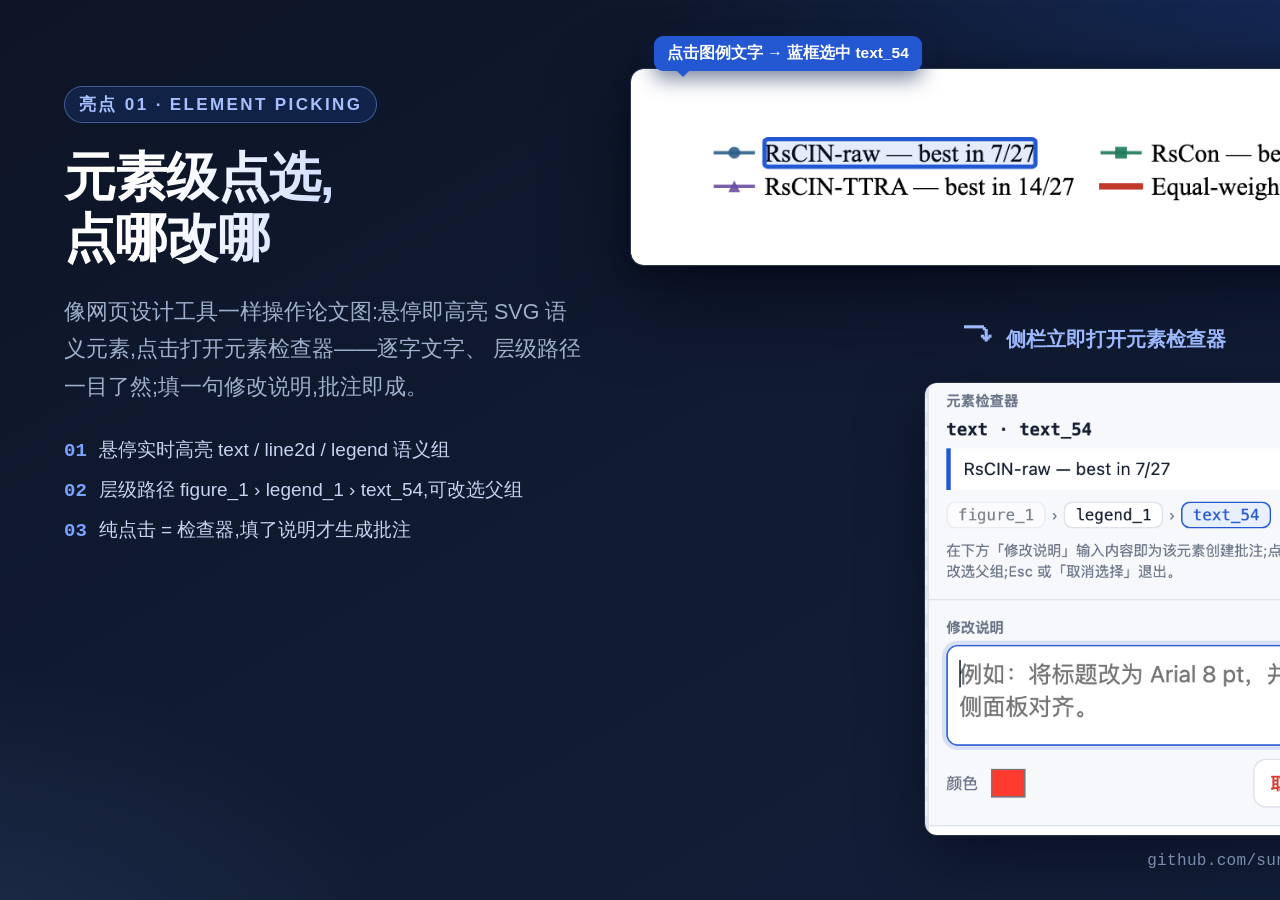
<file: promo/cards_src/card_element.html>
<!doctype html>
<html lang="zh-CN">
<head>
<meta charset="utf-8" />
<link rel="stylesheet" href="base.css" />
<style>
  .layout { display: grid; grid-template-columns: 520px 1fr; gap: 40px; height: 100%; padding: 60px 64px 56px; }
  .copy { display: flex; flex-direction: column; gap: 24px; padding-top: 26px; }
  h1.title { font-size: 52px; line-height: 1.18; }
  .desc { font-size: 21.5px; line-height: 1.75; }
  .points { display: flex; flex-direction: column; gap: 14px; margin-top: 6px; }
  .point { display: flex; gap: 12px; align-items: baseline; font-size: 19px; color: #c6d4f2; }
  .point .no { color: #7ba2ff; font-weight: 800; font-family: ui-monospace, Menlo, monospace; }
  .stagearea { position: relative; }
  .legend-shot { position: absolute; left: 6px; top: 8px; }
  .legend-shot .crop { width: 884px; height: 196px; border-radius: 12px; }
  .legend-shot .crop img { width: 2720px; left: -280px; top: -1360px; }
  .click-hint {
    position: absolute;
    left: 340px;
    top: 262px;
    display: flex;
    align-items: center;
    gap: 12px;
    color: #9db9ff;
    font-size: 20px;
    font-weight: 700;
  }
  .click-hint .arrow { font-size: 30px; }
  .inspector-shot { position: absolute; left: 300px; top: 322px; }
  .inspector-shot .crop { width: 438px; height: 452px; border-radius: 12px; }
  .inspector-shot .crop img { width: 2304px; left: -1855px; top: -898px; }
</style>
</head>
<body>
  <div class="layout">
    <div class="copy">
      <span class="eyebrow" style="align-self:flex-start;">亮点 01 · ELEMENT PICKING</span>
      <h1 class="title">元素级点选,<br />点哪改哪</h1>
      <div class="desc muted">
        像网页设计工具一样操作论文图:悬停即高亮
        SVG 语义元素,点击打开元素检查器——逐字文字、
        层级路径一目了然;填一句修改说明,批注即成。
      </div>
      <div class="points">
        <div class="point"><span class="no">01</span>悬停实时高亮 text / line2d / legend 语义组</div>
        <div class="point"><span class="no">02</span>层级路径 figure_1 › legend_1 › text_54,可改选父组</div>
        <div class="point"><span class="no">03</span>纯点击 = 检查器,填了说明才生成批注</div>
      </div>
    </div>
    <div class="stagearea">
      <div class="legend-shot browser">
        <div class="crop"><img src="../shots/picked_fig11.png" alt="" /></div>
      </div>
      <span class="callout point-down" style="left: 30px; top: -24px;">点击图例文字 → 蓝框选中 text_54</span>
      <div class="click-hint"><span class="arrow">⤵</span>侧栏立即打开元素检查器</div>
      <div class="inspector-shot panel">
        <div class="crop"><img src="../shots/picked_fig11.png" alt="" /></div>
      </div>
      <span class="callout point-up" style="left: 762px; top: 400px;">元素文字逐字回传</span>
      <span class="callout point-up" style="left: 762px; top: 478px;">层级路径可点选父组</span>
    </div>
  </div>
  <div class="footer-url">github.com/sunjianbo-123/svg-annotate-mcp</div>
</body>
</html>
</file>
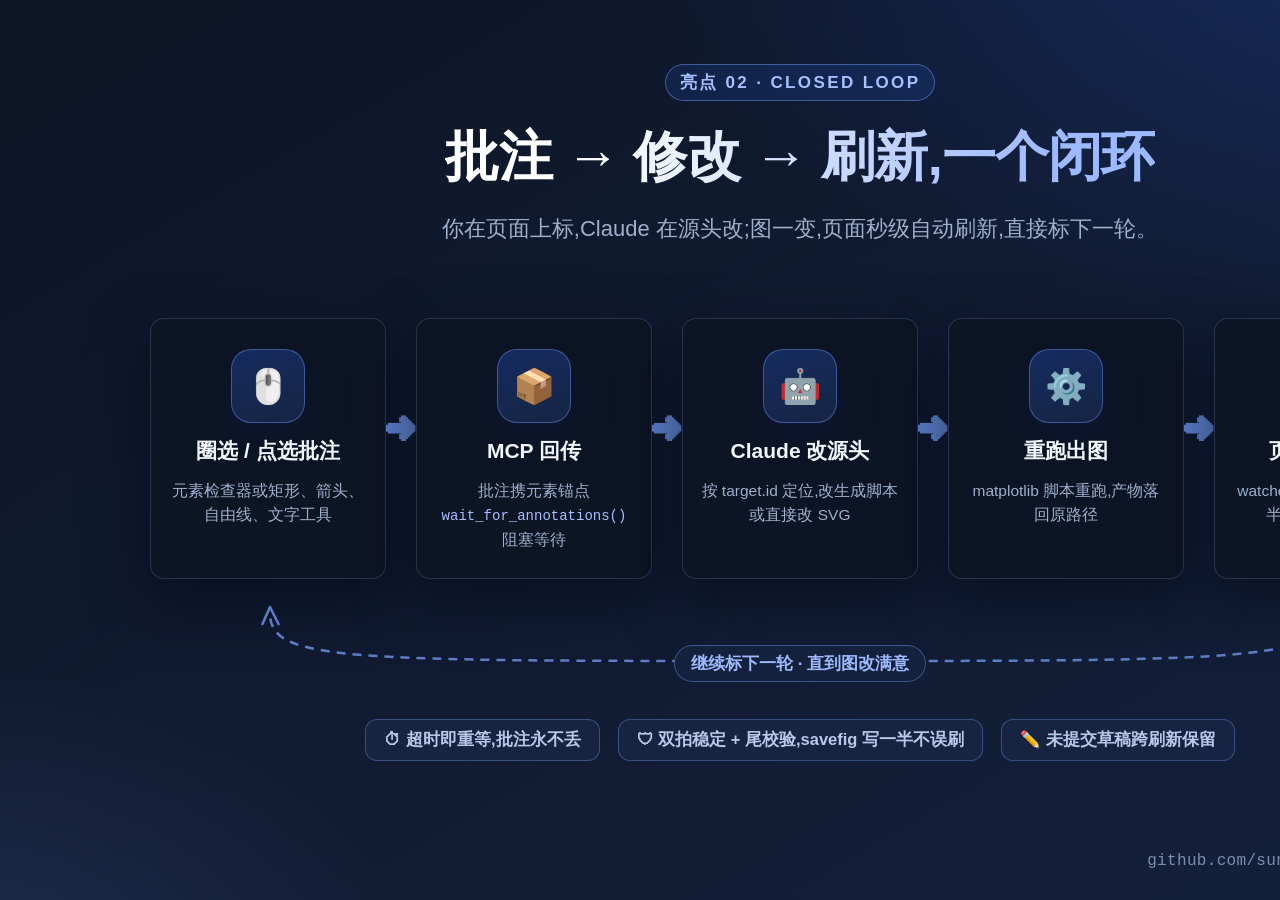
<file: promo/cards_src/card_loop.html>
<!doctype html>
<html lang="zh-CN">
<head>
<meta charset="utf-8" />
<link rel="stylesheet" href="base.css" />
<style>
  .wrap { display: flex; flex-direction: column; height: 100%; padding: 64px 80px 56px; }
  .head { display: flex; flex-direction: column; gap: 20px; align-items: center; text-align: center; }
  h1.title { font-size: 54px; }
  .desc { font-size: 22px; }
  .flow {
    display: flex;
    align-items: stretch;
    justify-content: center;
    gap: 0;
    margin-top: 74px;
  }
  .node {
    display: flex;
    flex-direction: column;
    align-items: center;
    gap: 14px;
    width: 236px;
    padding: 30px 18px 26px;
    text-align: center;
  }
  .node .ico {
    display: grid;
    place-items: center;
    width: 74px;
    height: 74px;
    border: 1px solid rgba(123, 162, 255, 0.4);
    border-radius: 20px;
    background: linear-gradient(160deg, rgba(36, 88, 211, 0.35), rgba(24, 39, 71, 0.9));
    font-size: 34px;
    box-shadow: 0 14px 34px rgba(10, 24, 60, 0.5);
  }
  .node .t { font-size: 21px; font-weight: 750; }
  .node .s { color: #9fb0cc; font-size: 15.5px; line-height: 1.55; }
  .node .s code { color: #a8c0ff; font-size: 14px; }
  .step-arrow {
    align-self: center;
    margin-top: -34px;
    color: #5c7ec9;
    font-size: 30px;
    font-weight: 700;
  }
  .loopline { position: relative; margin: 20px 90px 0; height: 86px; }
  .loopline svg { position: absolute; inset: 0; width: 100%; height: 100%; }
  .loopline .lbl {
    position: absolute;
    left: 50%;
    top: 46px;
    transform: translateX(-50%);
    padding: 6px 16px;
    border: 1px solid rgba(123, 162, 255, 0.4);
    border-radius: 999px;
    background: #14213c;
    color: #9db9ff;
    font-size: 17px;
    font-weight: 700;
  }
  .foot { display: flex; justify-content: center; gap: 18px; margin-top: 34px; }
  .foot .chip { font-size: 16.5px; color: #b9c8e8; }
</style>
</head>
<body>
  <div class="wrap">
    <div class="head">
      <span class="eyebrow">亮点 02 · CLOSED LOOP</span>
      <h1 class="title">批注 → 修改 → 刷新,一个闭环</h1>
      <div class="desc muted">你在页面上标,Claude 在源头改;图一变,页面秒级自动刷新,直接标下一轮。</div>
    </div>
    <div class="flow">
      <div class="node panel">
        <span class="ico">🖱️</span>
        <span class="t">圈选 / 点选批注</span>
        <span class="s">元素检查器或矩形、箭头、自由线、文字工具</span>
      </div>
      <span class="step-arrow">➜</span>
      <div class="node panel">
        <span class="ico">📦</span>
        <span class="t">MCP 回传</span>
        <span class="s">批注携元素锚点<br /><code>wait_for_annotations()</code> 阻塞等待</span>
      </div>
      <span class="step-arrow">➜</span>
      <div class="node panel">
        <span class="ico">🤖</span>
        <span class="t">Claude 改源头</span>
        <span class="s">按 target.id 定位,改生成脚本或直接改 SVG</span>
      </div>
      <span class="step-arrow">➜</span>
      <div class="node panel">
        <span class="ico">⚙️</span>
        <span class="t">重跑出图</span>
        <span class="s">matplotlib 脚本重跑,产物落回原路径</span>
      </div>
      <span class="step-arrow">➜</span>
      <div class="node panel">
        <span class="ico">🔄</span>
        <span class="t">页面自动刷新</span>
        <span class="s">watcher 监视 mtime,防写一半;视角与草稿保留</span>
      </div>
    </div>
    <div class="loopline">
      <svg viewBox="0 0 1200 86" fill="none">
        <path d="M 1130 6 C 1130 62, 1060 62, 600 62 C 140 62, 70 62, 70 14"
              stroke="#5c7ec9" stroke-width="2.5" stroke-dasharray="9 7" />
        <path d="M 62 26 L 70 8 L 79 26" stroke="#5c7ec9" stroke-width="2.5" stroke-linejoin="round" />
      </svg>
      <span class="lbl">继续标下一轮 · 直到图改满意</span>
    </div>
    <div class="foot">
      <span class="chip">⏱ 超时即重等,批注永不丢</span>
      <span class="chip">🛡 双拍稳定 + 尾校验,savefig 写一半不误刷</span>
      <span class="chip">✏️ 未提交草稿跨刷新保留</span>
    </div>
  </div>
  <div class="footer-url">github.com/sunjianbo-123/svg-annotate-mcp</div>
</body>
</html>
</file>
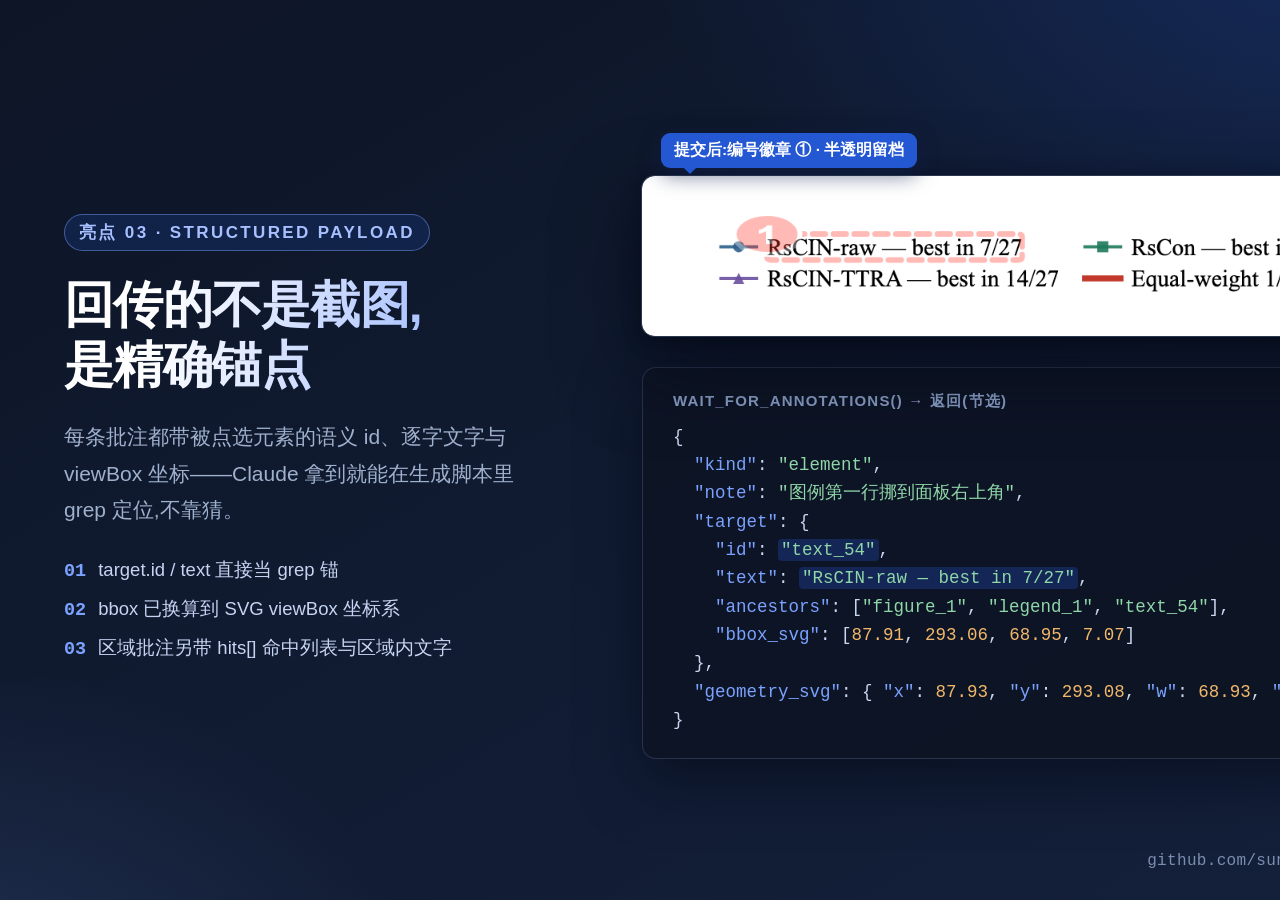
<file: promo/cards_src/card_payload.html>
<!doctype html>
<html lang="zh-CN">
<head>
<meta charset="utf-8" />
<link rel="stylesheet" href="base.css" />
<style>
  .layout { display: grid; grid-template-columns: 470px 1fr; gap: 46px; height: 100%; padding: 60px 64px 56px; }
  .copy { display: flex; flex-direction: column; gap: 24px; justify-content: center; padding-bottom: 30px; }
  h1.title { font-size: 50px; line-height: 1.2; }
  .desc { font-size: 21px; line-height: 1.75; }
  .points { display: flex; flex-direction: column; gap: 14px; margin-top: 4px; }
  .point { display: flex; gap: 12px; align-items: baseline; font-size: 18.5px; color: #c6d4f2; }
  .point .no { color: #7ba2ff; font-weight: 800; font-family: ui-monospace, Menlo, monospace; }
  .stage { display: flex; flex-direction: column; gap: 30px; justify-content: center; }
  .shotwrap { position: relative; align-self: center; margin-top: 30px; }
  .shot .crop { width: 832px; height: 160px; border-radius: 12px; }
  .shot .crop img { width: 2560px; left: -264px; top: -1288px; }
  .jsonpanel { align-self: center; width: 832px; padding: 24px 30px; }
  .jsonpanel .cap { margin-bottom: 12px; color: #8aa0c8; font-size: 15px; letter-spacing: 0.08em; font-weight: 700; }
  pre {
    font-family: ui-monospace, "SF Mono", Menlo, monospace;
    font-size: 17.5px;
    line-height: 1.62;
    color: #c9d6f0;
  }
  .k { color: #7ba2ff; }
  .s { color: #8fd6a8; }
  .n { color: #f0b76a; }
  .hl { background: rgba(36, 88, 211, 0.28); border-radius: 4px; padding: 1px 3px; }
</style>
</head>
<body>
  <div class="layout">
    <div class="copy">
      <span class="eyebrow" style="align-self:flex-start;">亮点 03 · STRUCTURED PAYLOAD</span>
      <h1 class="title">回传的不是截图,<br />是精确锚点</h1>
      <div class="desc muted">
        每条批注都带被点选元素的语义 id、逐字文字与
        viewBox 坐标——Claude 拿到就能在生成脚本里
        grep 定位,不靠猜。
      </div>
      <div class="points">
        <div class="point"><span class="no">01</span>target.id / text 直接当 grep 锚</div>
        <div class="point"><span class="no">02</span>bbox 已换算到 SVG viewBox 坐标系</div>
        <div class="point"><span class="no">03</span>区域批注另带 hits[] 命中列表与区域内文字</div>
      </div>
    </div>
    <div class="stage">
      <div class="shotwrap">
        <div class="shot browser">
          <div class="crop"><img src="../shots/submitted_fig11.png" alt="" /></div>
        </div>
        <span class="callout point-down" style="left: 20px; top: -42px;">提交后:编号徽章 ① · 半透明留档</span>
      </div>
      <div class="jsonpanel panel">
        <div class="cap">WAIT_FOR_ANNOTATIONS() → 返回(节选)</div>
        <pre>{
  <span class="k">"kind"</span>: <span class="s">"element"</span>,
  <span class="k">"note"</span>: <span class="s">"图例第一行挪到面板右上角"</span>,
  <span class="k">"target"</span>: {
    <span class="k">"id"</span>: <span class="s hl">"text_54"</span>,
    <span class="k">"text"</span>: <span class="s hl">"RsCIN-raw — best in 7/27"</span>,
    <span class="k">"ancestors"</span>: [<span class="s">"figure_1"</span>, <span class="s">"legend_1"</span>, <span class="s">"text_54"</span>],
    <span class="k">"bbox_svg"</span>: [<span class="n">87.91</span>, <span class="n">293.06</span>, <span class="n">68.95</span>, <span class="n">7.07</span>]
  },
  <span class="k">"geometry_svg"</span>: { <span class="k">"x"</span>: <span class="n">87.93</span>, <span class="k">"y"</span>: <span class="n">293.08</span>, <span class="k">"w"</span>: <span class="n">68.93</span>, <span class="k">"h"</span>: <span class="n">7.08</span> }
}</pre>
      </div>
    </div>
  </div>
  <div class="footer-url">github.com/sunjianbo-123/svg-annotate-mcp</div>
</body>
</html>
</file>
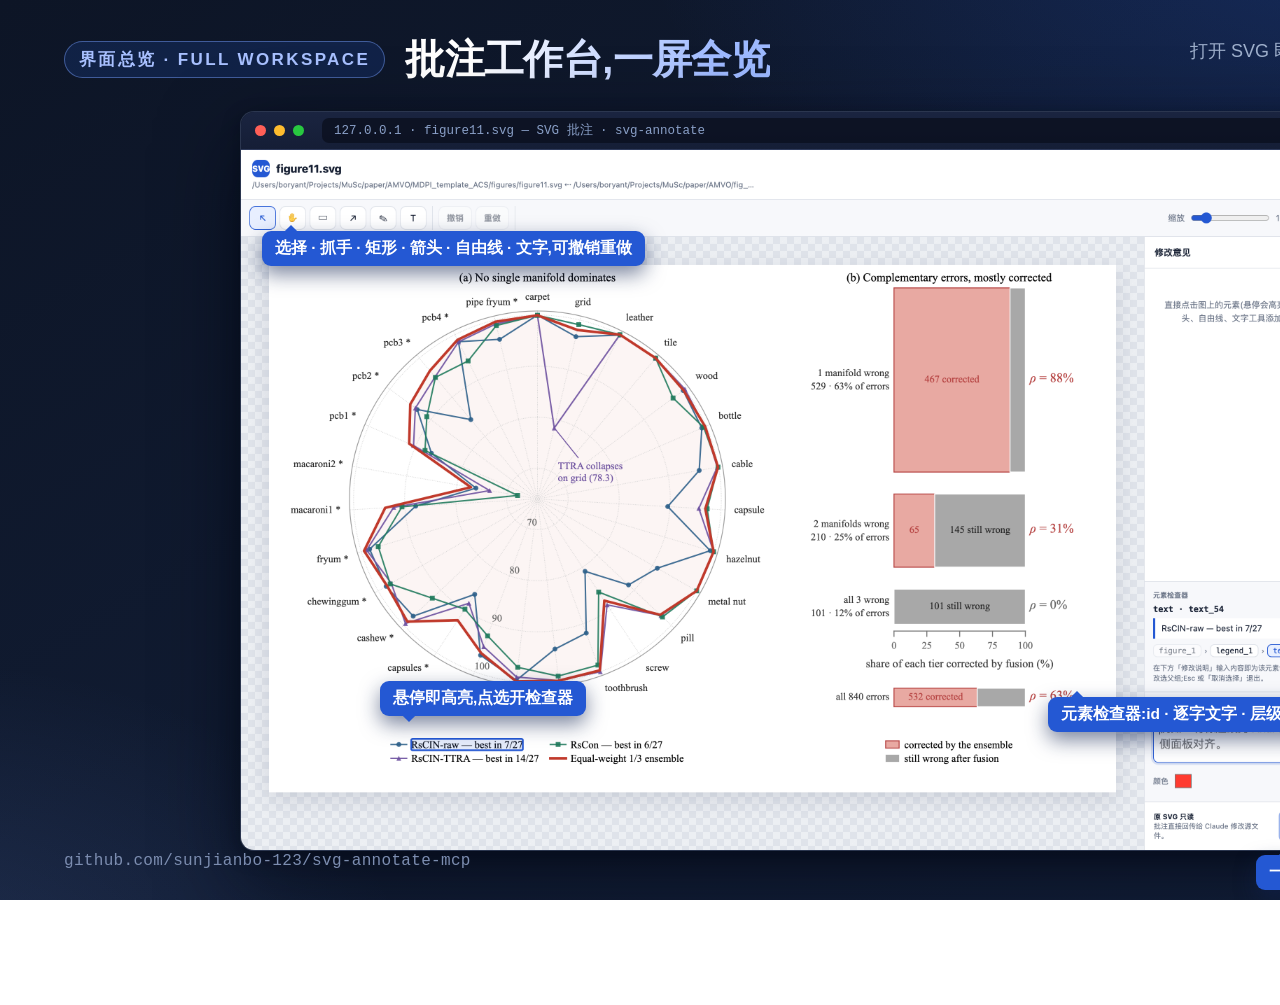
<file: promo/cards_src/full_ui.html>
<!doctype html>
<html lang="zh-CN">
<head>
<meta charset="utf-8" />
<link rel="stylesheet" href="base.css" />
<style>
  .top { display: flex; align-items: flex-end; justify-content: space-between; padding: 32px 64px 18px; }
  .top-left { display: flex; align-items: center; gap: 20px; }
  h1.title { font-size: 40px; }
  .top .sub { font-size: 18px; text-align: right; }
  .stagearea { position: relative; height: 100%; }
  .shot-wrap { position: absolute; left: 240px; top: 6px; width: 1120px; }
  .browser .crop { width: 1120px; height: 700px; }
  .browser .crop img { width: 1120px; left: 0; top: 0; }
  .footer-url { right: auto; left: 64px; }
</style>
</head>
<body>
  <div class="top">
    <div class="top-left">
      <span class="eyebrow">界面总览 · FULL WORKSPACE</span>
      <h1 class="title">批注工作台,一屏全览</h1>
    </div>
    <div class="sub muted">打开 SVG 即这一屏:标注、回传、自动刷新,<br />全流程不用换窗口。</div>
  </div>
  <div class="stagearea">
    <div class="shot-wrap browser">
      <div class="browser-bar">
        <span class="dot" style="background:#ff5f57"></span>
        <span class="dot" style="background:#febc2e"></span>
        <span class="dot" style="background:#28c840"></span>
        <span class="addr">127.0.0.1 · figure11.svg — SVG 批注 · svg-annotate</span>
      </div>
      <div class="crop"><img src="../shots/picked_fig11.png" alt="" /></div>
    </div>
    <span class="callout point-up" style="left: 262px; top: 126px;">选择 · 抓手 · 矩形 · 箭头 · 自由线 · 文字,可撤销重做</span>
    <span class="callout point-down" style="left: 380px; top: 576px;">悬停即高亮,点选开检查器</span>
    <span class="callout point-up" style="left: 1048px; top: 592px;">元素检查器:id · 逐字文字 · 层级路径</span>
    <span class="callout point-up" style="left: 1256px; top: 750px;">一键提交给 Claude</span>
  </div>
  <div class="footer-url">github.com/sunjianbo-123/svg-annotate-mcp</div>
</body>
</html>
</file>
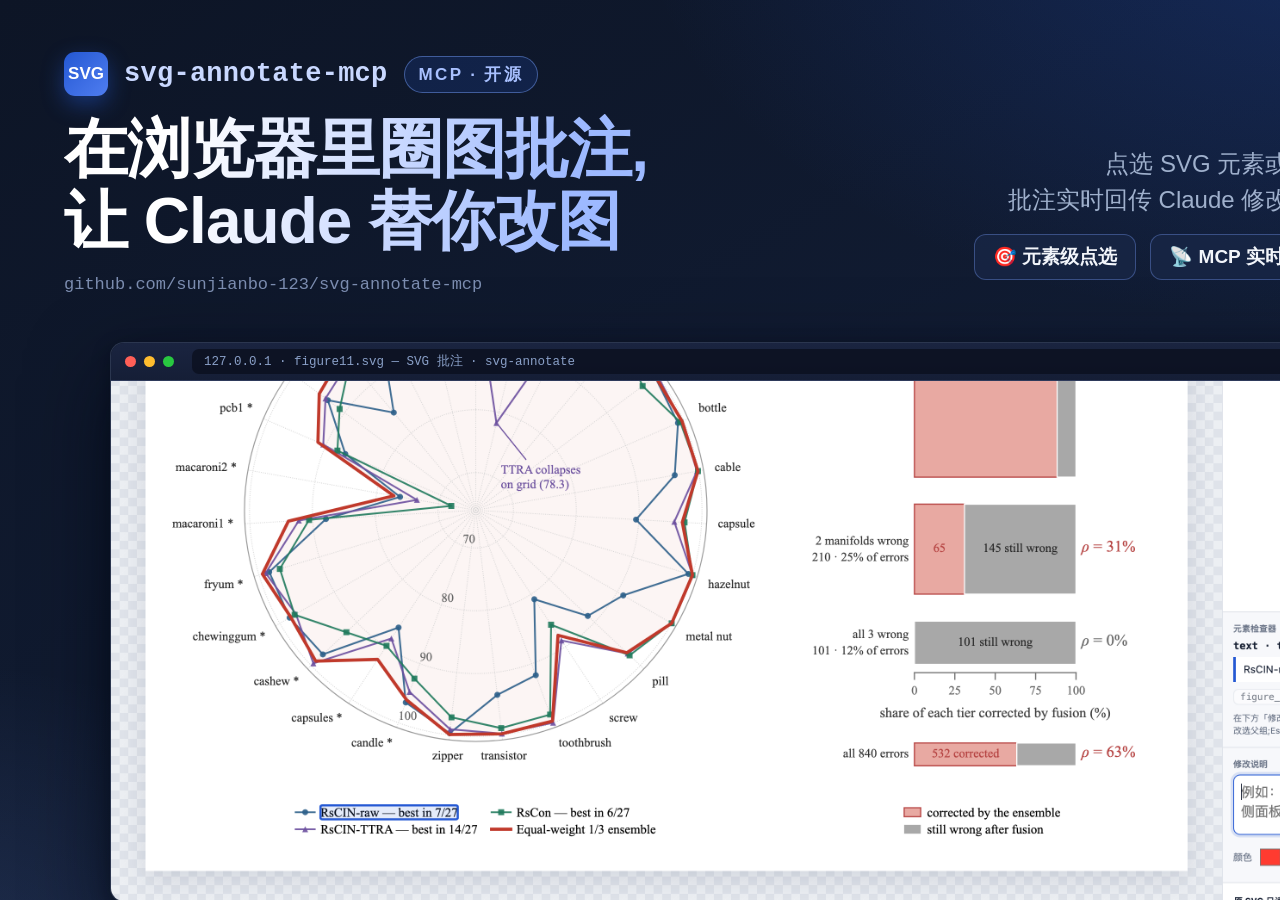
<file: promo/cards_src/hero.html>
<!doctype html>
<html lang="zh-CN">
<head>
<meta charset="utf-8" />
<link rel="stylesheet" href="base.css" />
<style>
  .head {
    display: flex;
    align-items: flex-end;
    justify-content: space-between;
    padding: 52px 64px 0;
  }
  .head-left { display: flex; flex-direction: column; gap: 18px; }
  .brand-row { display: flex; align-items: center; gap: 16px; }
  .brand-row .name {
    font-family: ui-monospace, "SF Mono", Menlo, monospace;
    font-size: 27px;
    font-weight: 700;
    color: #c9d8ff;
    letter-spacing: 0.01em;
  }
  h1.title { font-size: 64px; line-height: 1.12; }
  .sub { font-size: 24px; line-height: 1.5; }
  .chips { display: flex; gap: 14px; margin-bottom: 6px; }
  .shot-wrap {
    position: absolute;
    left: 110px;
    right: 110px;
    top: 342px;
  }
  .browser .crop { width: 100%; height: 520px; }
  .browser .crop img { width: 1378px; left: 0; top: -300px; }
</style>
</head>
<body>
  <div class="head">
    <div class="head-left">
      <div class="brand-row">
        <span class="brandmark">SVG</span>
        <span class="name">svg-annotate-mcp</span>
        <span class="eyebrow">MCP · 开源</span>
      </div>
      <h1 class="title">在浏览器里圈图批注,<br />让 Claude 替你改图</h1>
      <div class="mono" style="color:#7c8db0; font-size:17px;">github.com/sunjianbo-123/svg-annotate-mcp</div>
    </div>
    <div style="display:flex; flex-direction:column; align-items:flex-end; gap:16px; padding-bottom: 8px;">
      <div class="sub muted" style="text-align:right;">点选 SVG 元素或圈选区域写下修改意见,<br />批注实时回传 Claude 修改源文件,页面自动刷新。</div>
      <div class="chips">
        <span class="chip">🎯 元素级点选</span>
        <span class="chip">📡 MCP 实时回传</span>
        <span class="chip">🔄 改完自动刷新</span>
      </div>
    </div>
  </div>
  <div class="shot-wrap browser">
    <div class="browser-bar">
      <span class="dot" style="background:#ff5f57"></span>
      <span class="dot" style="background:#febc2e"></span>
      <span class="dot" style="background:#28c840"></span>
      <span class="addr">127.0.0.1 · figure11.svg — SVG 批注 · svg-annotate</span>
    </div>
    <div class="crop"><img src="../shots/picked_fig11.png" alt="" /></div>
  </div>
</body>
</html>
</file>
<file: promo/cards_src/base.css>
/* 宣传卡共用基底:1600x900,深色,品牌蓝 */
* { margin: 0; padding: 0; box-sizing: border-box; }
html, body { width: 1600px; height: 900px; overflow: hidden; }
body {
  position: relative;
  background:
    radial-gradient(1200px 700px at 85% -10%, rgba(36, 88, 211, 0.28), transparent 60%),
    radial-gradient(900px 600px at -5% 110%, rgba(123, 162, 255, 0.14), transparent 55%),
    linear-gradient(150deg, #0d1526 0%, #111c33 55%, #14213c 100%);
  color: #f2f5fa;
  font-family: "PingFang SC", "Hiragino Sans GB", "SF Pro Display", Inter, sans-serif;
  -webkit-font-smoothing: antialiased;
}
.eyebrow {
  display: inline-flex;
  align-items: center;
  gap: 10px;
  padding: 6px 14px;
  border: 1px solid rgba(123, 162, 255, 0.45);
  border-radius: 999px;
  background: rgba(36, 88, 211, 0.18);
  color: #a8c0ff;
  font-size: 17px;
  font-weight: 650;
  letter-spacing: 0.14em;
}
h1.title {
  background: linear-gradient(100deg, #ffffff 20%, #9db9ff 85%);
  -webkit-background-clip: text;
  background-clip: text;
  color: transparent;
  font-weight: 800;
  letter-spacing: -0.015em;
}
.muted { color: #9fb0cc; }
.accent { color: #7ba2ff; }
.chip {
  display: inline-flex;
  align-items: center;
  gap: 9px;
  padding: 9px 18px;
  border: 1px solid rgba(123, 162, 255, 0.35);
  border-radius: 12px;
  background: rgba(24, 39, 71, 0.75);
  font-size: 19px;
  font-weight: 600;
}
.brandmark {
  display: inline-grid;
  place-items: center;
  width: 44px;
  height: 44px;
  border-radius: 11px;
  background: linear-gradient(135deg, #2458d3, #4f7df0);
  color: #fff;
  font-size: 17px;
  font-weight: 800;
  box-shadow: 0 8px 22px rgba(36, 88, 211, 0.45);
}
.footer-url {
  position: absolute;
  right: 46px;
  bottom: 30px;
  color: #7c8db0;
  font-family: ui-monospace, "SF Mono", Menlo, monospace;
  font-size: 16px;
  letter-spacing: 0.02em;
}
/* 浏览器窗口 mockup */
.browser {
  overflow: hidden;
  border: 1px solid rgba(148, 175, 230, 0.22);
  border-radius: 14px;
  background: #0e1524;
  box-shadow: 0 30px 80px rgba(3, 8, 20, 0.65), 0 6px 18px rgba(3, 8, 20, 0.4);
}
.browser-bar {
  display: flex;
  align-items: center;
  gap: 8px;
  height: 38px;
  padding: 0 14px;
  border-bottom: 1px solid rgba(148, 175, 230, 0.16);
  background: linear-gradient(#1a2440, #151e36);
}
.browser-bar .dot { width: 11px; height: 11px; border-radius: 50%; }
.browser-bar .addr {
  flex: 1;
  margin: 0 10px;
  padding: 4px 12px;
  border-radius: 7px;
  background: rgba(10, 16, 30, 0.8);
  color: #8aa0c8;
  font-family: ui-monospace, Menlo, monospace;
  font-size: 12.5px;
}
/* 截图裁切窗:.crop 定宽高,内部 img 绝对定位负偏移 */
.crop { position: relative; overflow: hidden; }
.crop img { position: absolute; display: block; }
.callout {
  position: absolute;
  z-index: 4;
  padding: 7px 13px;
  border-radius: 9px;
  background: #2458d3;
  color: #fff;
  font-size: 15.5px;
  font-weight: 650;
  box-shadow: 0 8px 20px rgba(16, 34, 80, 0.55);
  white-space: nowrap;
}
.callout::after {
  content: "";
  position: absolute;
  width: 10px;
  height: 10px;
  background: #2458d3;
  transform: rotate(45deg);
}
.callout.point-down::after { left: 24px; bottom: -4px; }
.callout.point-up::after { left: 24px; top: -4px; }
.panel {
  border: 1px solid rgba(148, 175, 230, 0.2);
  border-radius: 14px;
  background: rgba(14, 21, 36, 0.9);
  box-shadow: 0 22px 60px rgba(3, 8, 20, 0.55);
}
code, .mono { font-family: ui-monospace, "SF Mono", Menlo, monospace; }
</file>
